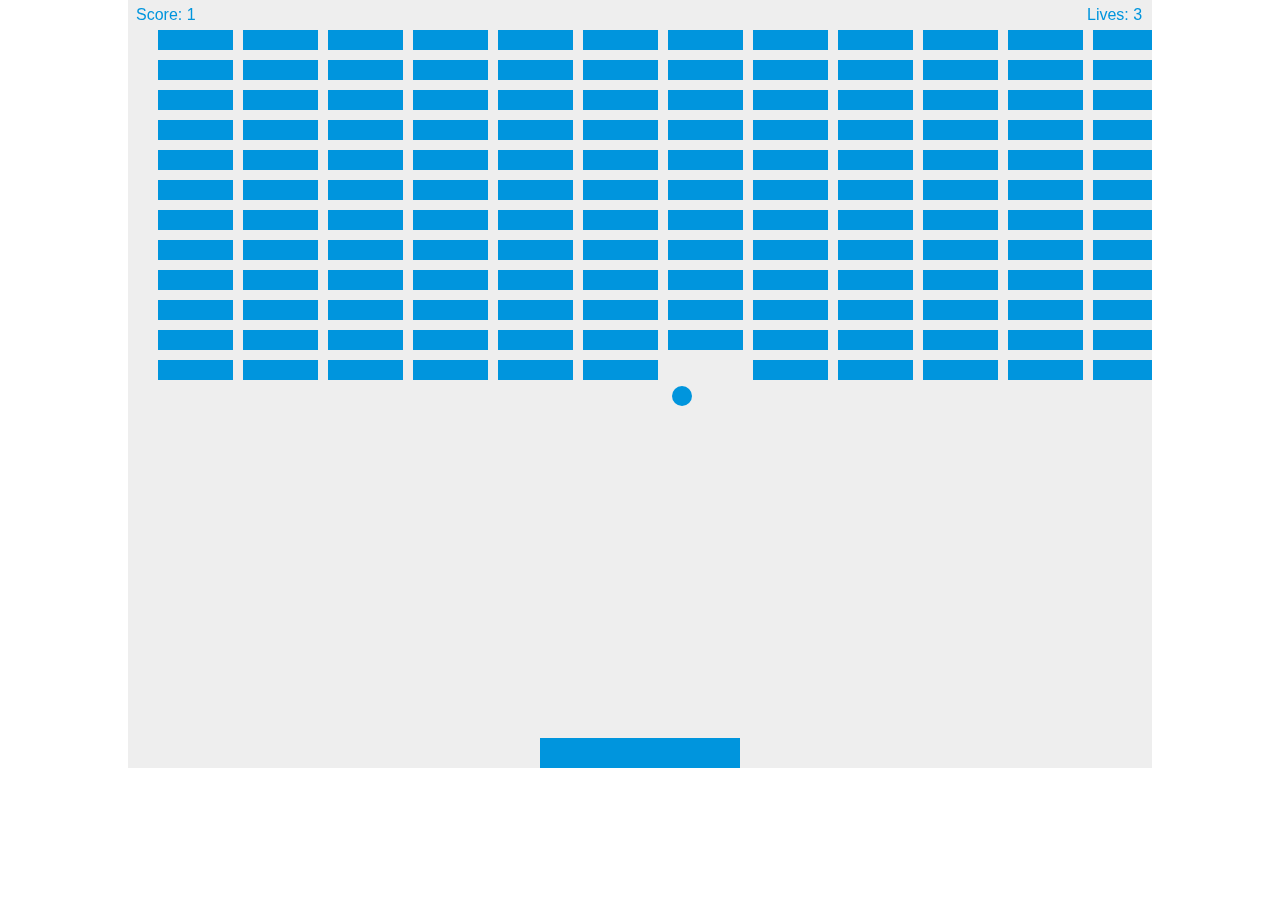
<file: Js.C#/打磚塊.html>
<!DOCTYPE html>
<html>
<head>
    <meta charset="utf-8" />
    <title>打磚磚囉</title>
    <style>
    	* { padding: 0; margin: 0; }
    	canvas { background: #eee; display: block; margin: 0 auto; }
    </style>
</head>
<body>

<canvas id="myCanvas" width="1024" height="768"></canvas>

<script>
var canvas = document.getElementById("myCanvas");
var ctx = canvas.getContext("2d");
var ballRadius = 10;
var x = canvas.width/2;
var y = canvas.height-30;
var dx = 1;
var dy = -9;
var paddleHeight = 30;
var paddleWidth = 200;
var paddleX = (canvas.width-paddleWidth)/2;
var rightPressed = false;
var leftPressed = false;
var brickRowCount = 12;
var brickColumnCount = 12;
var brickWidth = 75;
var brickHeight = 20;
var brickPadding = 10;
var brickOffsetTop = 30;
var brickOffsetLeft = 30;
var score = 0;
var lives = 3;

var bricks = [];
for(var c=0; c<brickColumnCount; c++) {
  bricks[c] = [];
  for(var r=0; r<brickRowCount; r++) {
    bricks[c][r] = { x: 0, y: 0, status: 1 };
  }
}

document.addEventListener("keydown", keyDownHandler, false);
document.addEventListener("keyup", keyUpHandler, false);
document.addEventListener("mousemove", mouseMoveHandler, false);

function keyDownHandler(e) {
    if(e.key == "Right" || e.key == "ArrowRight") {
        rightPressed = true;
    }
    else if(e.key == "Left" || e.key == "ArrowLeft") {
        leftPressed = true;
    }
}

function keyUpHandler(e) {
    if(e.key == "Right" || e.key == "ArrowRight") {
        rightPressed = false;
    }
    else if(e.key == "Left" || e.key == "ArrowLeft") {
        leftPressed = false;
    }
}

function mouseMoveHandler(e) {
  var relativeX = e.clientX - canvas.offsetLeft;
  if(relativeX > 0 && relativeX < canvas.width) {
    paddleX = relativeX - paddleWidth/2;
  }
}
function collisionDetection() {
  for(var c=0; c<brickColumnCount; c++) {
    for(var r=0; r<brickRowCount; r++) {
      var b = bricks[c][r];
      if(b.status == 1) {
        if(x > b.x && x < b.x+brickWidth && y > b.y && y < b.y+brickHeight) {
          dy = -dy;
          b.status = 0;
          score++;
          if(score == brickRowCount*brickColumnCount) {
            alert("YOU WIN, CONGRATS!");
            document.location.reload();
          }
        }
      }
    }
  }
}

function drawBall() {
  ctx.beginPath();
  ctx.arc(x, y, ballRadius, 0, Math.PI*2);
  ctx.fillStyle = "#0095DD";
  ctx.fill();
  ctx.closePath();
}
function drawPaddle() {
  ctx.beginPath();
  ctx.rect(paddleX, canvas.height-paddleHeight, paddleWidth, paddleHeight);
  ctx.fillStyle = "#0095DD";
  ctx.fill();
  ctx.closePath();
}
function drawBricks() {
  for(var c=0; c<brickColumnCount; c++) {
    for(var r=0; r<brickRowCount; r++) {
      if(bricks[c][r].status == 1) {
        var brickX = (r*(brickWidth+brickPadding))+brickOffsetLeft;
        var brickY = (c*(brickHeight+brickPadding))+brickOffsetTop;
        bricks[c][r].x = brickX;
        bricks[c][r].y = brickY;
        ctx.beginPath();
        ctx.rect(brickX, brickY, brickWidth, brickHeight);
        ctx.fillStyle = "#0095DD";
        ctx.fill();
        ctx.closePath();
      }
    }
  }
}
function drawScore() {
  ctx.font = "16px Arial";
  ctx.fillStyle = "#0095DD";
  ctx.fillText("Score: "+score, 8, 20);
}
function drawLives() {
  ctx.font = "16px Arial";
  ctx.fillStyle = "#0095DD";
  ctx.fillText("Lives: "+lives, canvas.width-65, 20);
}

function draw() {
  ctx.clearRect(0, 0, canvas.width, canvas.height);
  drawBricks();
  drawBall();
  drawPaddle();
  drawScore();
  drawLives();
  collisionDetection();

  if(x + dx > canvas.width-ballRadius || x + dx < ballRadius) {
    dx = -dx;
  }
  if(y + dy < ballRadius) {
    dy = -dy;
  }
  else if(y + dy > canvas.height-ballRadius) {
    if(x > paddleX && x < paddleX + paddleWidth) {
      dy = -dy;
    }
    else {
      lives--;
      if(!lives) {
        alert("你輸了遊戲，但還能再來一次!!");
        document.location.reload();
      }
      else {
        x = canvas.width/2;
        y = canvas.height-30;
        dx = 1;
        dy = -9;
        paddleX = (canvas.width-paddleWidth)/2;
      }
    }
  }

  if(rightPressed && paddleX < canvas.width-paddleWidth) {
    paddleX += 7;
  }
  else if(leftPressed && paddleX > 0) {
    paddleX -= 7;
  }

  x += dx;
  y += dy;
  requestAnimationFrame(draw);
}

draw();
</script>

</body>
</html>
</file>
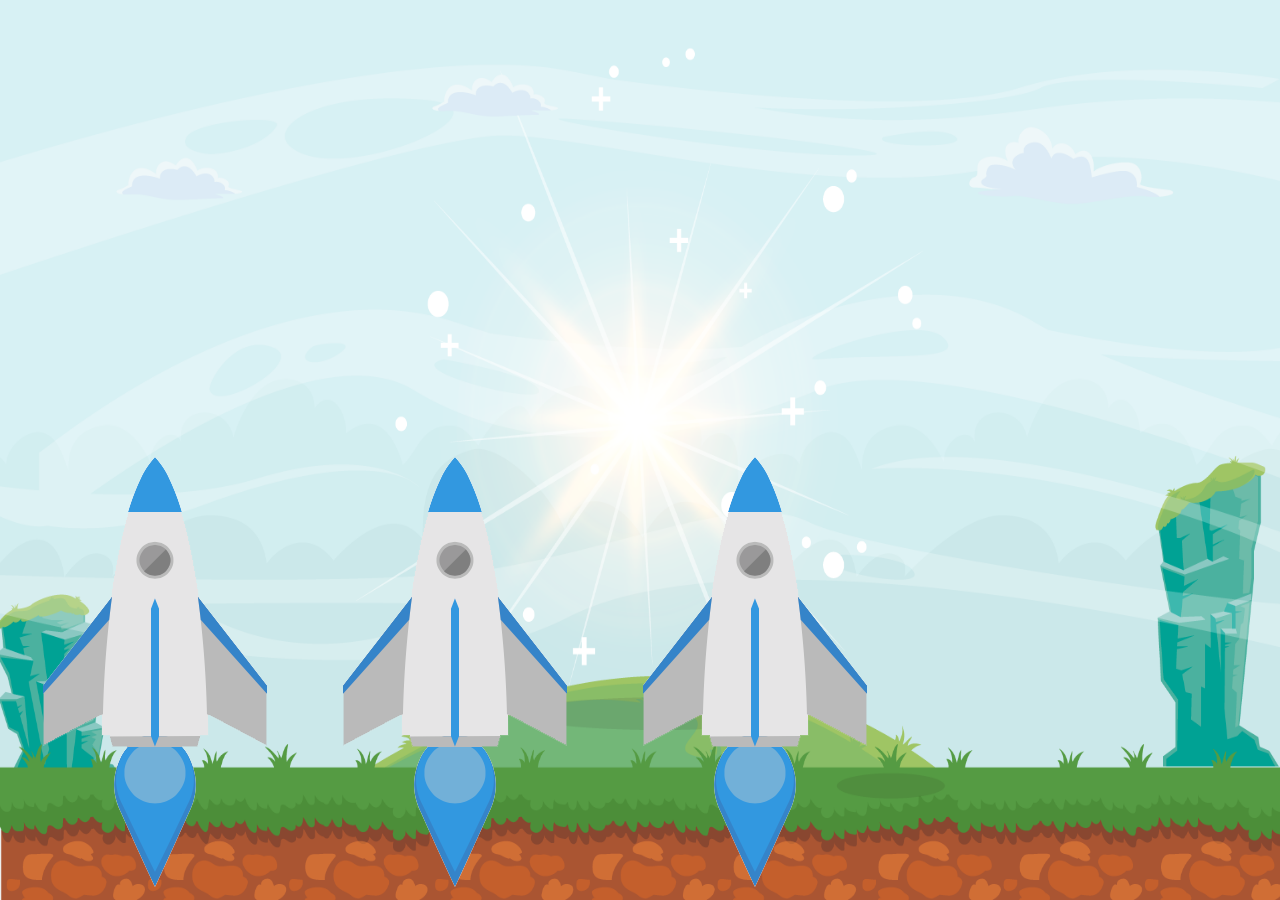
<file: Js.C#/火箭(鍵盤練習).html>
<!DOCTYPE html>
<html lang="en">
<head>
    <meta charset="UTF-8">
    <meta name="viewport" content="width=device-width, initial-scale=1.0">
    <title>Document</title>
    <link rel="stylesheet" href="css/all.css">
    
    
</head>
<body>
    <div class="map"></div>
    <img class="rocket rocket-1" src="img/rocket.png" alt="">
    <img class="rocket rocket-2" src="img/rocket.png" alt="">
    <img class="rocket rocket-3" src="img/rocket.png" alt="">
    
</body>
<script src="js/all.js"></script>
</html>
</file>
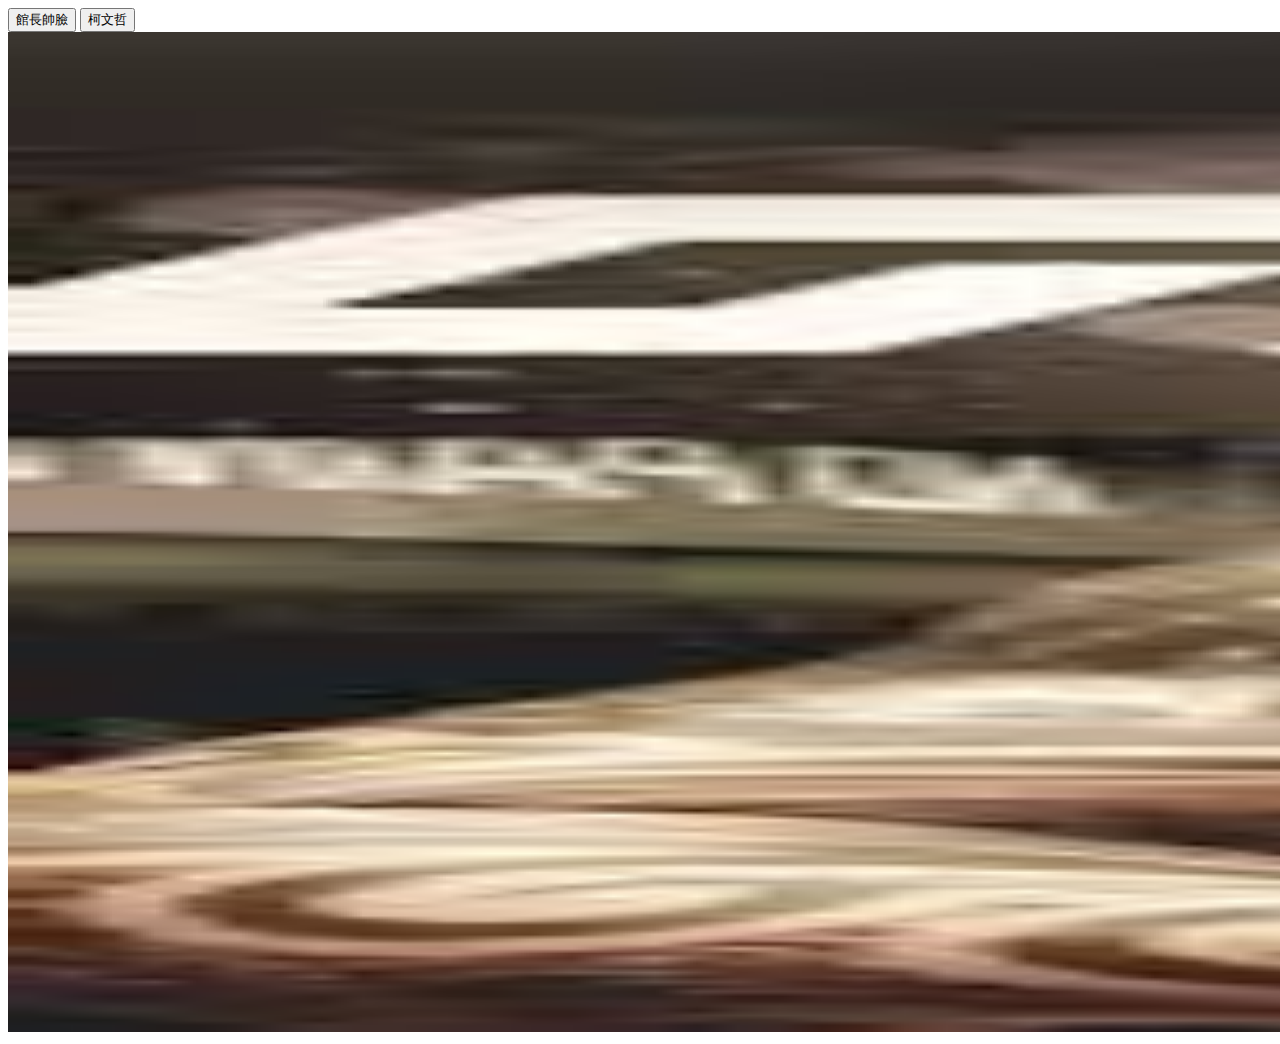
<file: Js.C#/練習.html>
<!DOCTYPE html>
<html lang="en">
<head>
    <meta charset="UTF-8">
    <meta name="viewport" content="width=device-width, initial-scale=1.0">
    <title>練習網站</title>
    <script type="text/javascript">
    function changepic(picurl){
        document.mypic.src=picurl
    
    }
    </script>
</head>
<body>
<form name="myform">
    <input type="button" value="館長帥臉" onclick="changepic('館長圖片.jpg')">
    <input type="button" value="柯文哲" onclick="changepic('柯文哲.jpg')">
</form>
    <img name="mypic"  src="館長圖片.jpg" width="10000" height="1000" >
</body>
</html>
</file>
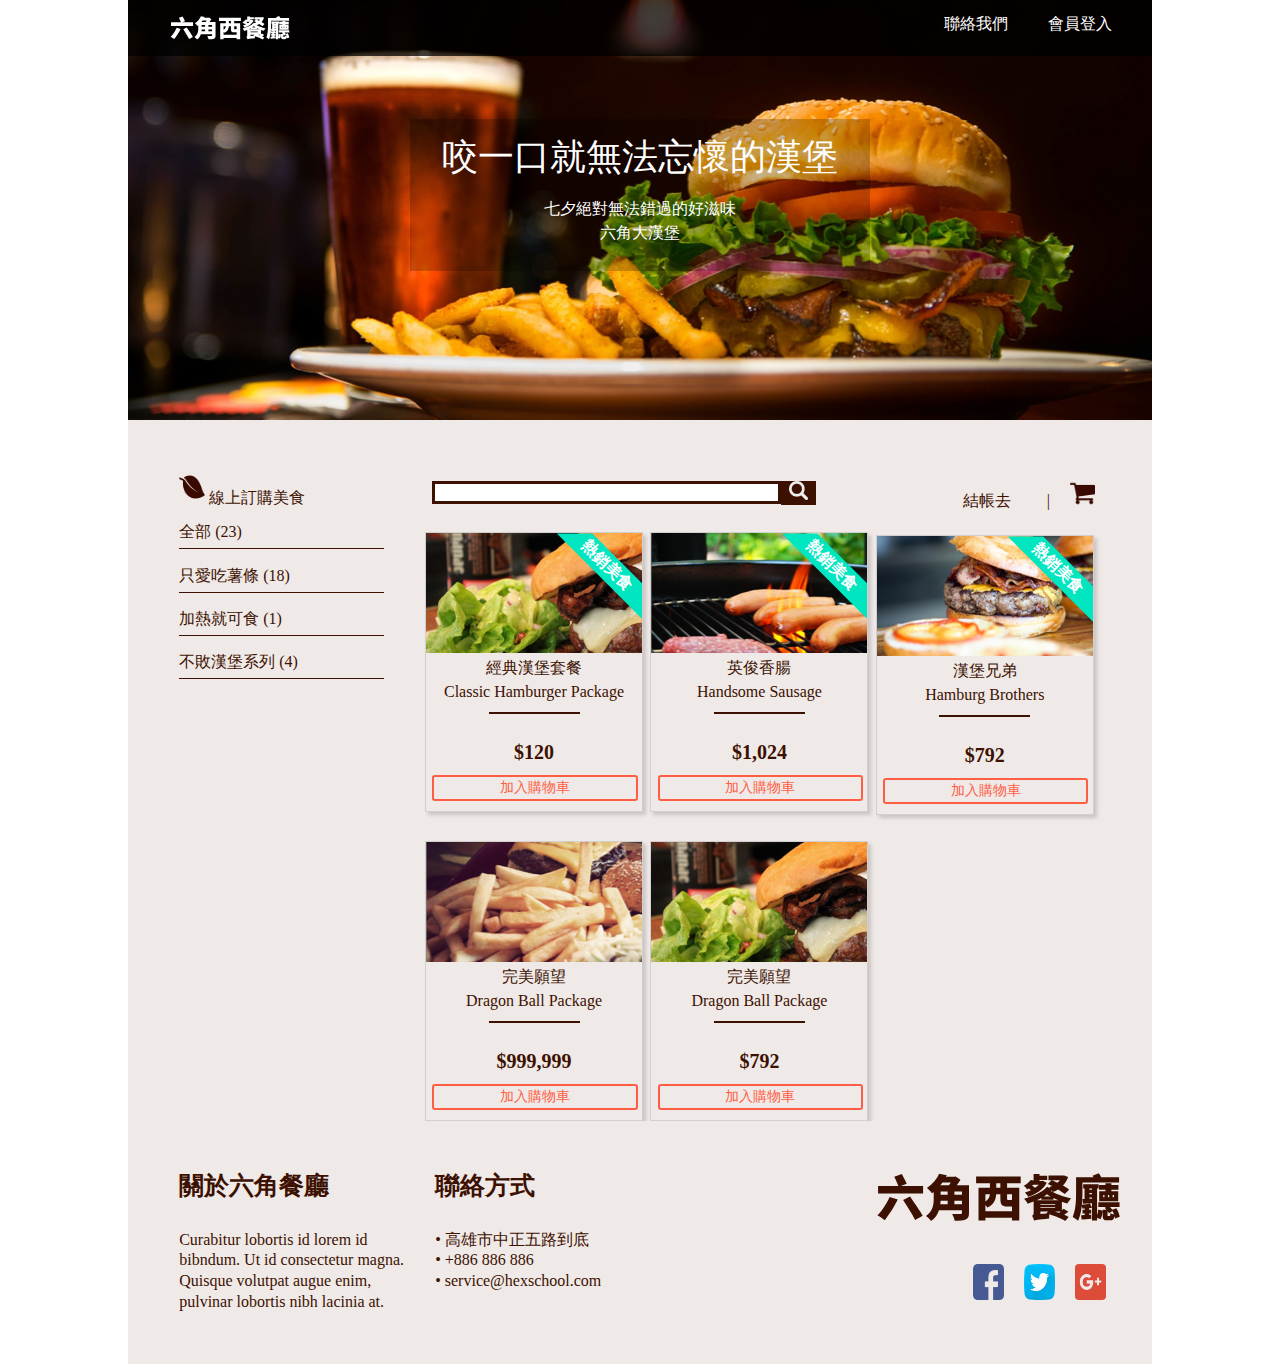
<file: RWD/html/cart.html>
<!DOCTYPE html>
<html lang="en">

<head>
    <meta charset="UTF-8">
    <title>六角餐廳</title>
    <link rel="icon" href="../img/iconfinder.png">
    <link rel="stylesheet" href="../css/RwdProject.css">
    <link rel="stylesheet" href="https://use.fontawesome.com/releases/v5.0.9/css/all.css" integrity="sha384-5SOiIsAziJl6AWe0HWRKTXlfcSHKmYV4RBF18PPJ173Kzn7jzMyFuTtk8JA7QQG1" crossorigin="anonymous">
    <link href="../img/iconfinder.png" rel="apple-touch-icon" sizes="32x32">
    <script src="../js/jquery-3.4.0.min.js"></script>
    <script src="../js/RwdProject.js"></script>
    <meta name="viewport" content="width=device-width,initial-scale=1">
    <meta name="description" content="讓準備去餐廳飲食的人，有幸福的感覺">
    <meta http-equiv="X-UA-Compatible" content="IE-Edge">
</head>

<body>
    <div class="wrap">
        <div class="header">
            <div class="topmenu">
                <a href="#" class="burgermenu">
                    <i class="fas fa-bars"></i>
                </a>
                <div class="logo">
                    <a href="RwdProject.html">
                        <h1>六角西餐廳</h1>
                    </a>
                </div>
                <div class="menu">
                    <ul>
                        <li><a href="#" class="toline">聯絡我們</a></li>
                        <li><a href="Login.html" class="tomap">會員登入</a></li>
                    </ul>
                </div>
            </div>
            <div class="slogan">
                <h2>咬一口就無法忘懷的漢堡</h2>
                <br>
                <p>七夕絕對無法錯過的好滋味
                    <br>
                    <i class="fas fa-utensils"></i>
                    六角大漢堡
                    <i class="fas fa-utensils"></i>
                </p>
            </div>
        </div>
        <div class="content">
            <div class="order">
                <div class="slider">
                    <img src="../img/leaf.png" alt="">
                    <span>線上訂購美食</span>
                    <ul>
                        <li><a href="">全部 (23)</a></li>
                        <li><a href="">只愛吃薯條 (18)</a></li>
                        <li><a href="">加熱就可食 (1)</a></li>
                        <li><a href="">不敗漢堡系列 (4)</a></li>
                    </ul>
                </div>
                <div class="Chart">
                    <div class="product-top">
                        <div class="search">
                            <input type="text">
                            <div class="i-search">
                                <a href="#"><img src="../img/searcher.png" alt=""></a>
                            </div>
                        </div>
                        <div class="pay">
                            <span>結帳去</span>
                            <span>|</span>
                            <a href="#"><img src="../img/shopping-cart-black-shape.png" alt=""></a>
                        </div>
                    </div>
                    <div class="diet-menu">
                        <div class="product">
                            <div class="love">
                                <a href="#" class="addlove">
                                    <i class="far fa-heart"></i>
                                </a>
                            </div>
                            <div class="Specialprice">
                                <span>熱銷美食</span>
                            </div>
                            <img src="../img/product_1.png" alt="">
                            <div class="product-txt"><span>經典漢堡套餐</span>
                                <span>Classic Hamburger Package</span>
                                <hr>
                                <div class="price">
                                    $120
                                </div>
                                <div class="shop">
                                    <i class="fas fa-shopping-cart" aria-hidden="true"></i>
                                    加入購物車
                                </div>
                            </div>
                        </div>
                        <div class="product">
                            <div class="love">
                                <a href="#" class="addlove">
                                    <i class="far fa-heart"></i>
                                </a>
                            </div>
                            <div class="Specialprice">
                                <span>熱銷美食</span>
                            </div>
                            <img src="../img/product_2.png" alt="">
                            <div class="product-txt">
                                <span>英俊香腸</span>
                                <span>Handsome Sausage</span>
                                <hr>
                                <div class="price">
                                    $1,024
                                </div>
                                <div class="shop">
                                    <i class="fas fa-shopping-cart" aria-hidden="true"></i>
                                    加入購物車
                                </div>
                            </div>
                        </div>
                        <div class="product">
                            <div class="love">
                                <a href="#" class="addlove">
                                    <i class="far fa-heart"></i>
                                </a>
                            </div>
                            <div class="Specialprice">
                                <span>熱銷美食</span>
                            </div>
                            <img src="../img/product_3.png" alt="">
                            <div class="product-txt">
                                <span>漢堡兄弟</span>
                                <span>Hamburg Brothers</span>
                                <hr>
                                <div class="price">
                                    $792
                                </div>
                                <div class="shop">
                                    <i class="fas fa-shopping-cart" aria-hidden="true"></i>
                                    加入購物車
                                </div>
                            </div>
                        </div>
                        <div class="product">
                            <div class="love">
                                <a href="#" class="addlove">
                                    <i class="far fa-heart"></i>
                                </a>
                            </div>
                            <img src="../img/product_4.png" alt="">
                            <div class="product-txt">
                                <span>完美願望</span>
                                <span>Dragon Ball Package</span>
                                <hr>
                                <div class="price">
                                    $999,999
                                </div>
                                <div class="shop">
                                    <i class="fas fa-shopping-cart" aria-hidden="true"></i>
                                    加入購物車
                                </div>
                            </div>
                        </div>
                        <div class="product">
                            <div class="love">
                                <a href="#" class="addlove">
                                    <i class="far fa-heart"></i>
                                </a>
                            </div>
                            <img src="../img/product_1.png" alt="">
                            <div class="product-txt">
                                <span>完美願望</span>
                                <span>Dragon Ball Package</span>
                                <hr>
                                <div class="price">
                                    $792
                                </div>
                                <div class="shop">
                                    <i class="fas fa-shopping-cart" aria-hidden="true"></i>
                                    加入購物車
                                </div>
                            </div>
                        </div>
                    </div>
                </div>
            </div>
        </div>
        <div class="footer">
            <div class="about"><span>關於六角餐廳</span>
                <p>Curabitur lobortis id lorem id bibndum. Ut id consectetur magna. Quisque volutpat augue enim, pulvinar lobortis nibh lacinia at. </p>
            </div>
            <div class="about2"><span>聯絡方式</span>
                <ul>
                    <li>• 高雄市中正五路到底</li>
                    <li>• +886 886 886</li>
                    <li>• service@hexschool.com</li>
                </ul>
            </div>
            <div class="logo2">
                <img src="../img/logo_l(null).svg" alt="">
                <div class="logo3">
                    <a href=""><img class="fb" src="../img/facebook.png" alt=""></a>
                    <a href=""><img class="tr" src="../img/twitter.png" alt=""></a>
                    <a href=""><img class="g+" src="../img/google-plus.png" alt=""></a>
                </div>
            </div>
        </div>
    </div>

    <body>
    </body>

</html>
</file>
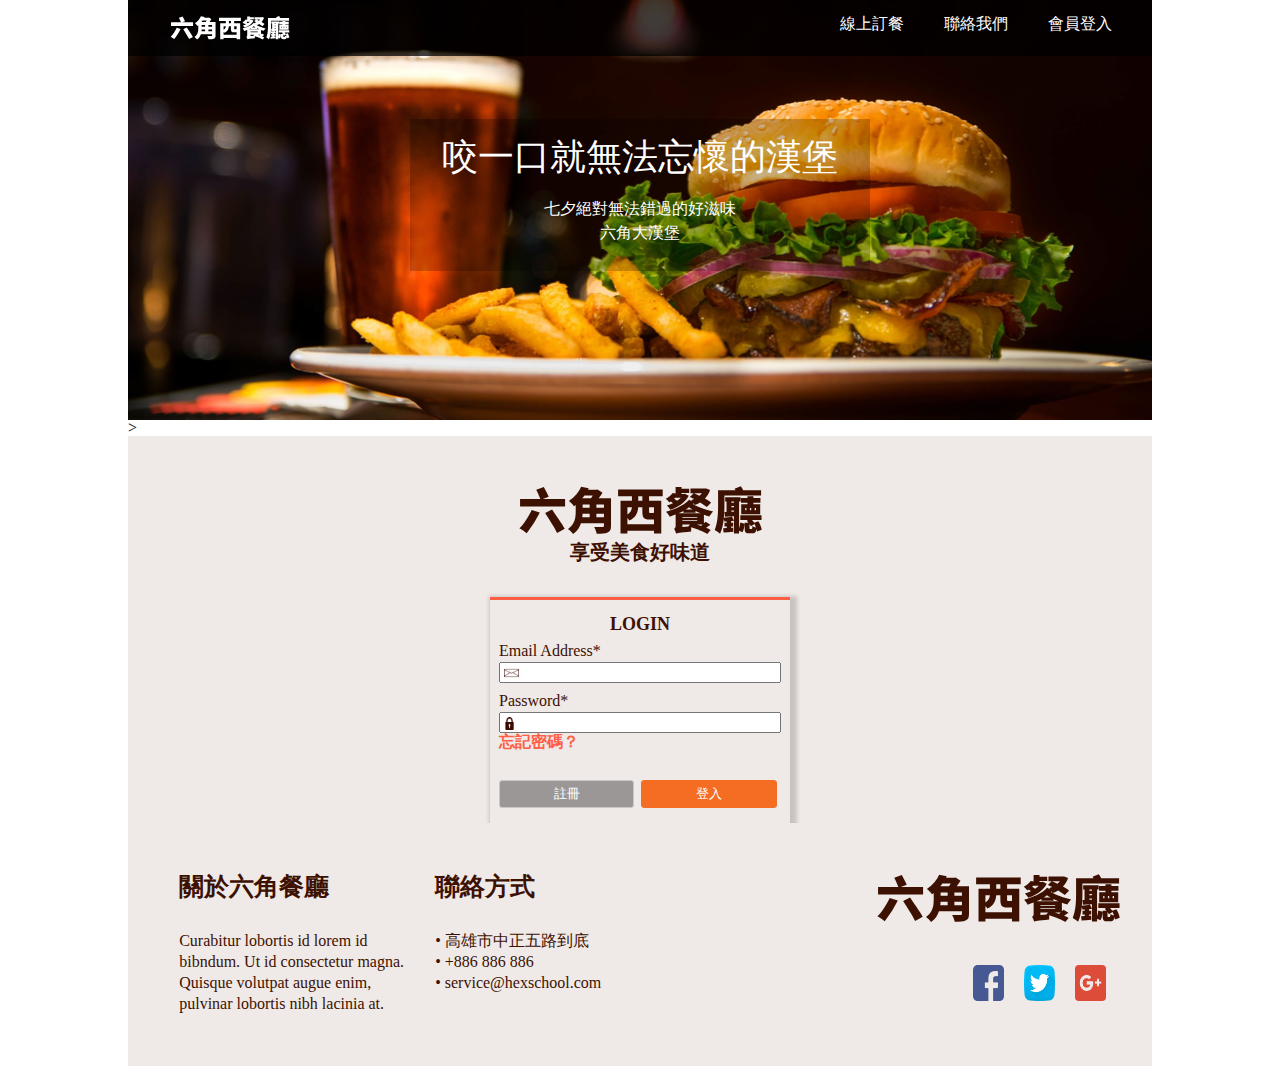
<file: RWD/html/Login.html>
<!DOCTYPE html>
<html lang="en">

<head>
    <meta charset="UTF-8">
    <title>六角餐廳</title>
    <link rel="icon" href="../img/iconfinder.png">
    <link rel="stylesheet" href="../css/RwdProject.css">
   	<link rel="stylesheet" href="https://use.fontawesome.com/releases/v5.0.9/css/all.css" integrity="sha384-5SOiIsAziJl6AWe0HWRKTXlfcSHKmYV4RBF18PPJ173Kzn7jzMyFuTtk8JA7QQG1" crossorigin="anonymous">
   	<link href="../img/iconfinder.png" rel="apple-touch-icon" sizes="32x32" />
    <script src="../js/jquery-3.4.0.min.js"></script>
    <script src="../js/RwdProject.js"></script>
    <meta name="viewport" content="width=device-width,initial-scale=1">
    <meta name="description" content="讓準備去餐廳飲食的人，有幸福的感覺">
   	<meta http-equiv="X-UA-Compatible" content="IE-Edge">   
</head>

<body>
    <div class="wrap">
        <div class="header">
            <div class="topmenu">
                <a href="#" class="burgermenu">
                    <i class="fas fa-bars"></i>
                </a>
                <div class="logo">
                    <a href="RwdProject.html">
                        <h1>六角西餐廳</h1>
                    </a>
                </div>
                <div class="menu">
                    <ul>
                        <li><a href="cart.html">線上訂餐</a></li>
                        <li><a href="#" class="toline">聯絡我們</a></li>
                        <li><a href="Login.html" class="tomap">會員登入</a></li>
                    </ul>
                </div>
            </div>
            <div class="slogan">
                <h2>咬一口就無法忘懷的漢堡</h2>
                <br>
                <p>七夕絕對無法錯過的好滋味
                    <br>
                    <i class="fas fa-utensils"></i>
                    六角大漢堡
                    <i class="fas fa-utensils"></i>
                </p>
            </div>
        </div>>
        <div class="Login">
            <h1><img src="../img/logo_l(null).svg" alt=""></h1>
            <h2>享受美食好味道</h2>
            <div class="Login-box">
                <div>
                    <p>LOGIN</p>
                    <div class="Login-box-padding">
                        <span>Email Address*</span>
                        <div class="email"><img src="../img/message.png" alt="">
                            <input type="textbox">
                        </div>
                        <span>Password*</span>
                        <div class="pwd">
                            <img src="../img/lock.png" alt="">
                            <input type="text">
                        </div>
                        <a href="#">忘記密碼？</a>
                        <div class="regist">
                            <button class="button">註冊</button>
                            <button class="button-sumbit">登入</button>
                        </div>
                    </div>
                </div>
            </div>
        </div>
        <div class="footer">
            <div class="about"><span>關於六角餐廳</span>
                <p>Curabitur lobortis id lorem id bibndum. Ut id consectetur magna. Quisque volutpat augue enim, pulvinar lobortis nibh lacinia at. </p>
            </div>
            <div class="about2"><span>聯絡方式</span>
                <ul>
                    <li>• 高雄市中正五路到底</li>
                    <li>• +886 886 886</li>
                    <li>• service@hexschool.com</li>
                </ul>
            </div>
            <div class="logo2">
                <img src="../img/logo_l(null).svg" alt="">
                <div class="logo3">
                    <a href=""><img class="fb" src="../img/facebook.png" alt=""></a>
                    <a href=""><img class="tr" src="../img/twitter.png" alt=""></a>
                    <a href=""><img class="g+" src="../img/google-plus.png" alt=""></a>
                </div>
            </div>
        </div>
    </div>
</body>

</html>
</file>
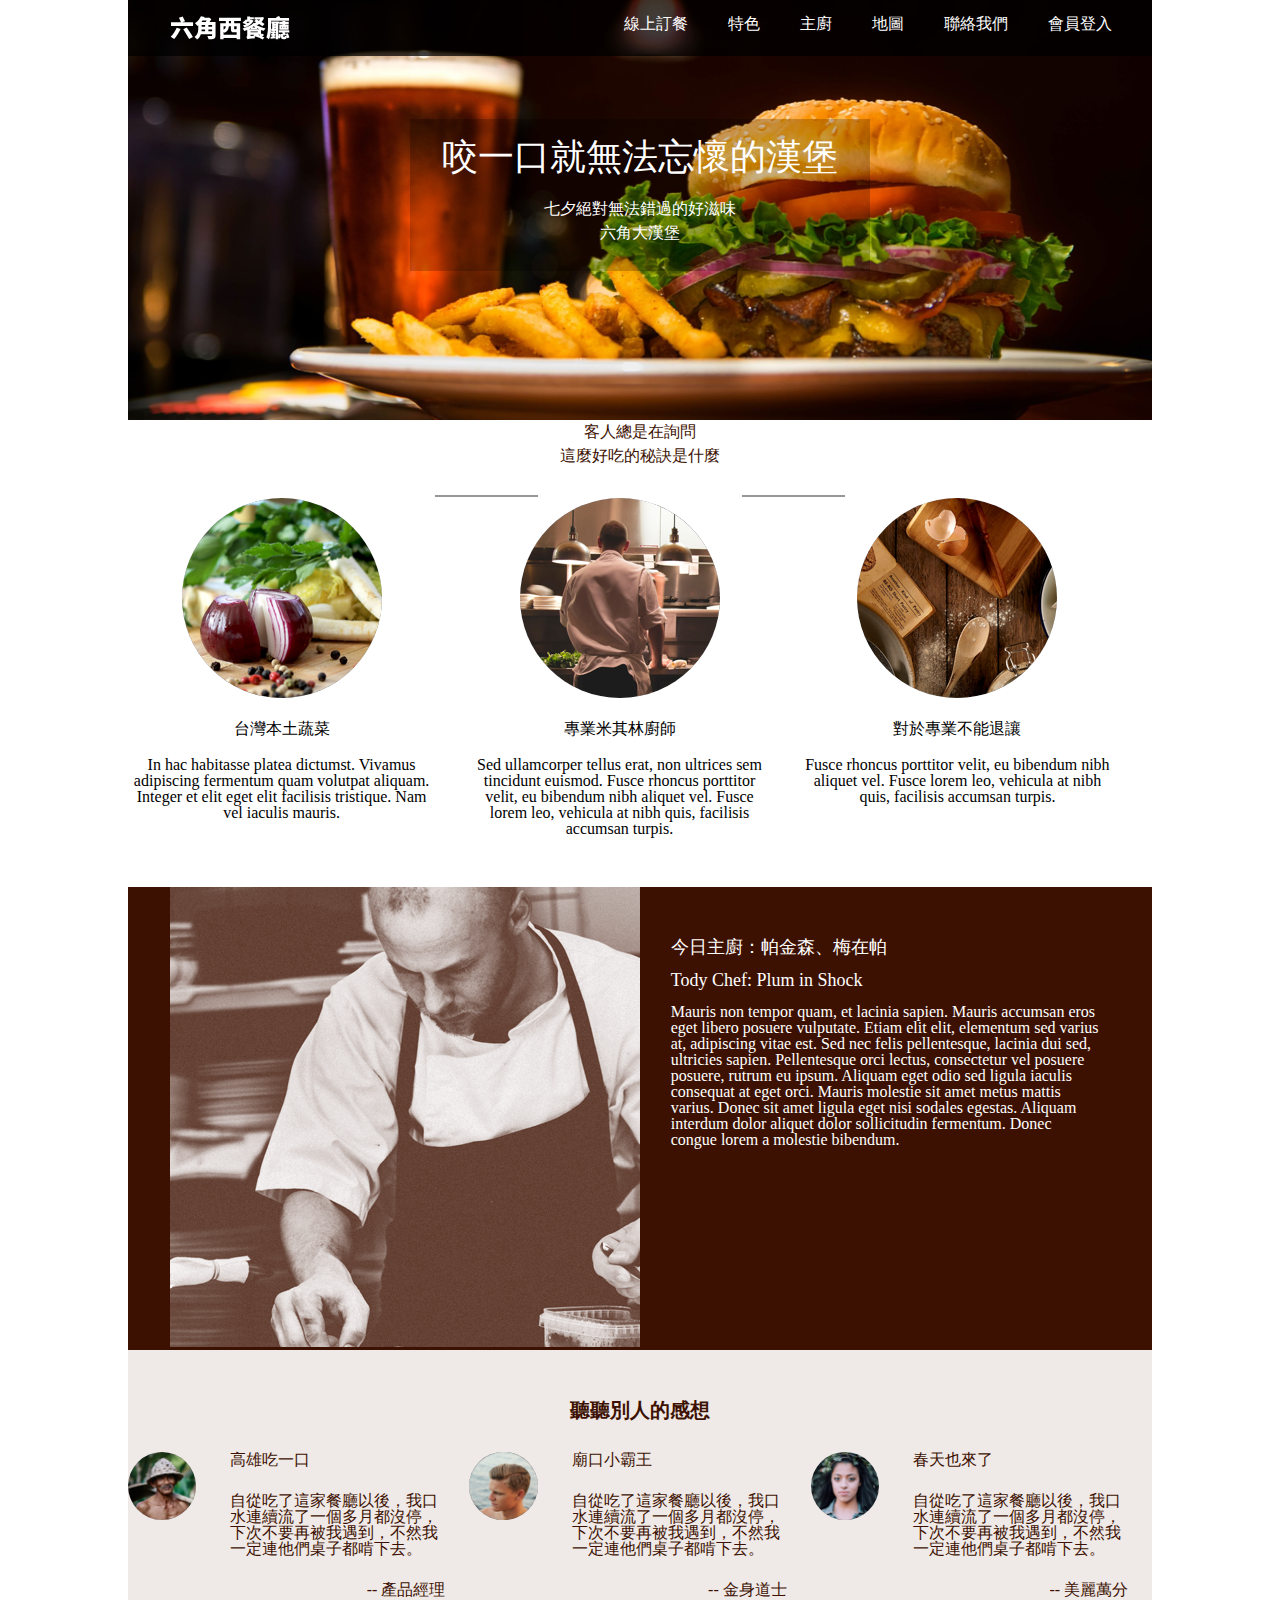
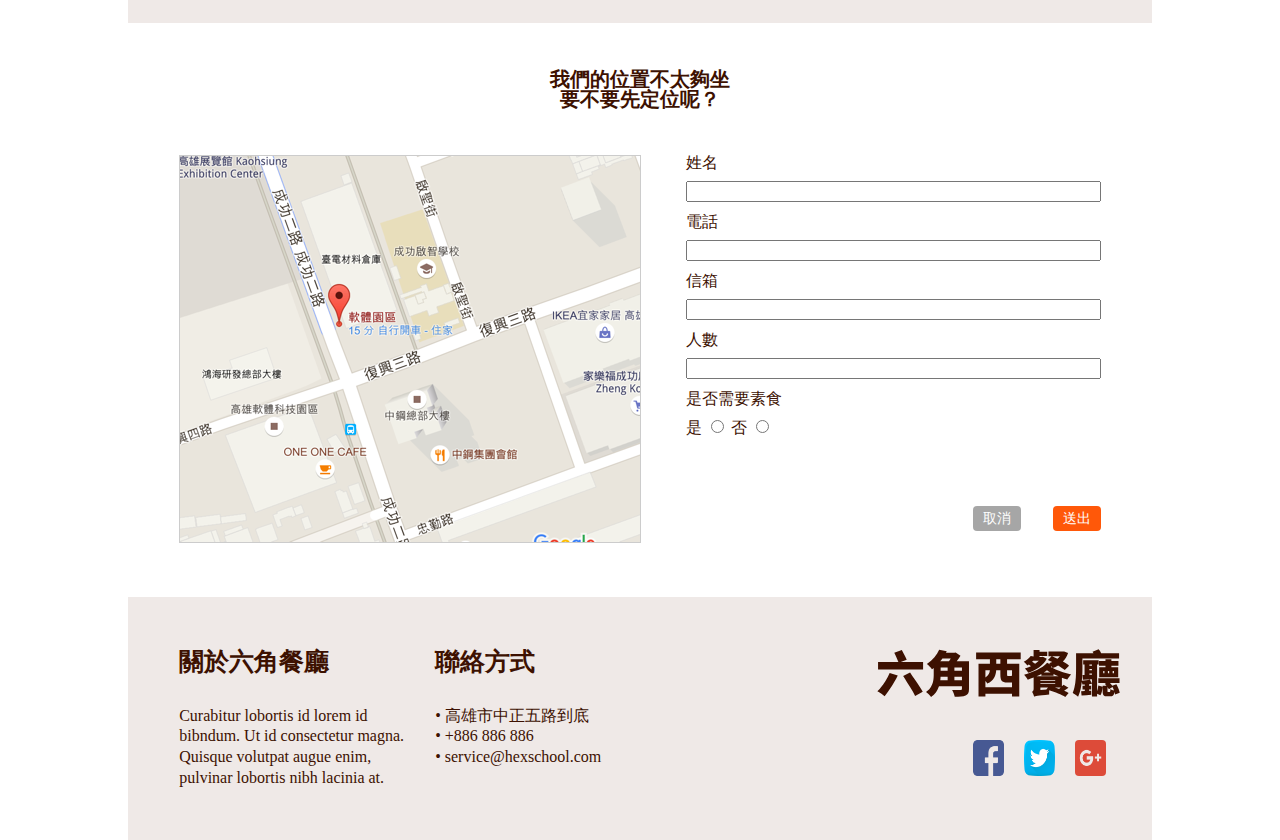
<file: RWD/html/RwdProject.html>
<!DOCTYPE html>
<html lang="en">

<head>
    <meta charset="UTF-8">
    <title>六角餐廳</title>
    <link rel="icon" href="../img/iconfinder.png">
    <link rel="stylesheet" href="../css/RwdProject.css">
    <script src="../js/jquery-3.4.0.min.js"></script>
    <link rel="stylesheet" href="https://use.fontawesome.com/releases/v5.0.9/css/all.css" integrity="sha384-5SOiIsAziJl6AWe0HWRKTXlfcSHKmYV4RBF18PPJ173Kzn7jzMyFuTtk8JA7QQG1" crossorigin="anonymous"></link>
    <link href="../img/iconfinder.png" rel="apple-touch-icon" sizes="32x32" />
    <script src="../js/RwdProject.js"></script>
    <meta name="viewport" content="width=device-width,initial-scale=1">
    <meta name="description" content="讓準備去餐廳飲食的人，有幸福的感覺">
    <meta http-equiv="X-UA-Compatible" content="IE-Edge">
</head>

<body>
    <div class="wrap">
        <div class="header">
            <div class="topmenu">
                <a href="#" class="burgermenu">
                    <i class="fas fa-bars"></i>
                </a>
                <div class="logo">
                    <a href="#">
                        <h1>六角西餐廳</h1>
                    </a>
                </div>
                <div class="menu">
                    <ul>
                        <li><a href="cart.html"></i>線上訂餐</a></li>
                        <li><a href="#" class="tofeature">特色</a></li>
                        <li><a href="#" class="tochef">主廚</a></li>
                        <li><a href="#" class="tomap">地圖</a></li>
                        <li><a href="#" class="toline">聯絡我們</a></li>
                        <li><a href="Login.html" class="tomap">會員登入</a></li>
                    </ul>
                </div>
            </div>
            <div class="slogan">
                <h2>咬一口就無法忘懷的漢堡</h2>
                <br>
                <p>七夕絕對無法錯過的好滋味
                    <br>
                    <i class="fas fa-utensils"></i>
                    六角大漢堡
                    <i class="fas fa-utensils"></i>
                </p>
            </div>
        </div>
        <div class="content">
            <div class="feature">
                <div class="question">
                    <div class="line1"></div>
                    <h2>客人總是在詢問<br>這麼好吃的秘訣是什麼</h2>
                    <div class="line2"></div>
                </div>
                <ul>
                    <li cla>
                        <img src="../img/feature_1.png" alt="">
                        <span>台灣本土蔬菜</span>
                        <p>In hac habitasse platea dictumst. Vivamus adipiscing fermentum quam volutpat aliquam. Integer et elit eget elit facilisis tristique. Nam vel iaculis mauris.</p>
                    </li>
                    <li>
                        <img src="../img/feature_2.png" alt="">
                        <span>專業米其林廚師</span>
                        <p>Sed ullamcorper tellus erat, non ultrices sem tincidunt euismod. Fusce rhoncus porttitor velit, eu bibendum nibh aliquet vel. Fusce lorem leo, vehicula at nibh quis, facilisis accumsan turpis.</p>
                    </li>
                    <li>
                        <img src="../img/feature_3.png" alt="">
                        <span>對於專業不能退讓</span>
                        <p>Fusce rhoncus porttitor velit, eu bibendum nibh aliquet vel. Fusce lorem leo, vehicula at nibh quis, facilisis accumsan turpis.</p>
                    </li>
                </ul>
            </div>
            <div class="chef">
                <div class="chef-img">
                    <img src="../img/main_chef_brown.png" alt="">
                </div>
                <div class="chef-today">
                    <span>今日主廚：帕金森、梅在帕</span>
                    <span>Tody Chef: Plum in Shock</span>
                    <p>Mauris non tempor quam, et lacinia sapien. Mauris accumsan eros eget libero posuere vulputate. Etiam elit elit, elementum sed varius at, adipiscing vitae est. Sed nec felis pellentesque, lacinia dui sed, ultricies sapien. Pellentesque orci lectus, consectetur vel posuere posuere, rutrum eu ipsum. Aliquam eget odio sed ligula iaculis consequat at eget orci. Mauris molestie sit amet metus mattis varius. Donec sit amet ligula eget nisi sodales egestas. Aliquam interdum dolor aliquet dolor sollicitudin fermentum. Donec congue lorem a molestie bibendum.</p>
                </div>
            </div>
            <div class="feedback">
                <h2>聽聽別人的感想</h2>
                <ul>
                    <li><img src="../img/avatar_1.png" alt="">
                        <div class="impression"><span>高雄吃一口</span>
                            <span>自從吃了這家餐廳以後，我口水連續流了一個多月都沒停，下次不要再被我遇到，不然我一定連他們桌子都啃下去。</span>
                            <span id="last"> -- 產品經理</span></div>
                    </li>
                    <li><img src="../img/avatar_2.png" alt="">
                        <div class="impression"><span>廟口小霸王</span><span>自從吃了這家餐廳以後，我口水連續流了一個多月都沒停，下次不要再被我遇到，不然我一定連他們桌子都啃下去。</span><span id="last"> -- 金身道士</span></div>
                    </li>
                    <li><img src="../img/avatar_3.png" alt="">
                        <div class="impression"><span>春天也來了</span><span>自從吃了這家餐廳以後，我口水連續流了一個多月都沒停，下次不要再被我遇到，不然我一定連他們桌子都啃下去。</span><span id="last"> -- 美麗萬分</span></div>
                    </li>
                </ul>
            </div>
            <div class="map">
                <div class="map-title">
                    <span>我們的位置不太夠坐</span>
                    <span>要不要先定位呢？</span>
                </div>
                <div class="minimap">
                    <img src="../img/Map.png" alt="">
                </div>
                <form action="">
                    <span>姓名</span>
                    <input type="text">
                    <span>電話</span>
                    <input type="text">
                    <span>信箱</span>
                    <input type="text">
                    <span>人數</span>
                    <input type="text">
                    <span>是否需要素食</span>
                    <span>是
                        <input type="radio" name="table" value="need">
                        否
                        <input type="radio" name="table" value="notneed">
                    </span>
                    <div class="sentform">
                        <a href="#" class="cancel">取消</a>
                        <a href="#" class="sent">送出</a>
                    </div>
                </form>
            </div>
        </div>
        <div class="footer">
            <div class="about"><span>關於六角餐廳</span>
                <p>Curabitur lobortis id lorem id bibndum. Ut id consectetur magna. Quisque volutpat augue enim, pulvinar lobortis nibh lacinia at. </p>
            </div>
            <div class="about2"><span>聯絡方式</span>
                <ul>
                    <li>• 高雄市中正五路到底</li>
                    <li>• +886 886 886</li>
                    <li>• service@hexschool.com</li>
                </ul>
            </div>
            <div class="logo2">
                <img src="../img/logo_l(null).svg" alt="">
                <div class="logo3">
                    <a href=""><img class="fb" src="../img/facebook.png" alt=""></a>
                    <a href=""><img class="tr" src="../img/twitter.png" alt=""></a>
                    <a href=""><img class="g+" src="../img/google-plus.png" alt=""></a>
                </div>
            </div>
        </div>
    </div>
</body>

</html>
</file>
<file: Js.C#/css/all.css>
/* http://meyerweb.com/eric/tools/css/reset/ 
   v2.0 | 20110126
   License: none (public domain)
*/

html, body, div, span, applet, object, iframe,
h1, h2, h3, h4, h5, h6, p, blockquote, pre,
a, abbr, acronym, address, big, cite, code,
del, dfn, em, img, ins, kbd, q, s, samp,
small, strike, strong, sub, sup, tt, var,
b, u, i, center,
dl, dt, dd, ol, ul, li,
fieldset, form, label, legend,
table, caption, tbody, tfoot, thead, tr, th, td,
article, aside, canvas, details, embed, 
figure, figcaption, footer, header, hgroup, 
menu, nav, output, ruby, section, summary,
time, mark, audio, video {
	margin: 0;
	padding: 0;
	border: 0;
	font-size: 100%;
	font: inherit;
	vertical-align: baseline;
}
/* HTML5 display-role reset for older browsers */
article, aside, details, figcaption, figure, 
footer, header, hgroup, menu, nav, section {
	display: block;
}
body {
	line-height: 1;
}
ol, ul {
	list-style: none;
}
blockquote, q {
	quotes: none;
}
blockquote:before, blockquote:after,
q:before, q:after {
	content: '';
	content: none;
}
table {
	border-collapse: collapse;
	border-spacing: 0;
}

html{
    height: 100%;
    
}
body{
    background-image: url('../img/map.png');
    background-repeat: no-repeat;
    background-size: 100% 100%;
    background-position: bottom ;
}
.rocket{
    position: absolute;
    bottom: 0;
    transition: all 1s cubic-bezier(1, 0.08, 0, 1.19);
    /*ease、linear、ease-in、ease-out、ease-in-out*/
}
.rocket-1{
    left: 30px;
    right: 10px;
}
.rocket-2{
    left: 330px;
    right: 10px;
}
.rocket-3{
    left: 630px;
    right: 10px;
}
</file>
<file: RWD/css/RwdProject.css>
/* http://meyerweb.com/eric/tools/css/reset/ 
   v2.0 | 20110126
   License: none (public domain)
*/

html,
body,
div,
span,
applet,
object,
iframe,
h1,
h2,
h3,
h4,
h5,
h6,
p,
blockquote,
pre,
a,
abbr,
acronym,
address,
big,
cite,
code,
del,
dfn,
em,
img,
ins,
kbd,
q,
s,
samp,
small,
strike,
strong,
sub,
sup,
tt,
var,
b,
u,
i,
center,
dl,
dt,
dd,
ol,
ul,
li,
fieldset,
form,
label,
legend,
table,
caption,
tbody,
tfoot,
thead,
tr,
th,
td,
article,
aside,
canvas,
details,
embed,
figure,
figcaption,
footer,
header,
hgroup,
menu,
nav,
output,
ruby,
section,
summary,
time,
mark,
audio,
video {
    margin: 0;
    padding: 0;
    border: 0;
    font-size: 100%;
    font: inherit;
    vertical-align: baseline;
}

/* HTML5 display-role reset for older browsers */
article,
aside,
details,
figcaption,
figure,
footer,
header,
hgroup,
menu,
nav,
section {
    display: block;
}

body {
    line-height: 1;
}

ol,
ul {
    list-style: none;
}

blockquote,
q {
    quotes: none;
}

blockquote:before,
blockquote:after,
q:before,
q:after {
    content: '';
    content: none;
}

table {
    border-collapse: collapse;
    border-spacing: 0;
}

html {}

*,
*:before,
*:after {
    box-sizing: border-box;
}

a {
    text-decoration: none;
}

/*cssreset*/

.wrap {
    max-width: 1024px;
    margin: 0 auto;
}

.header {
    max-width: 100%;
    height: 420px;
    background-image: url(../img/header_desktop.png);
    position: relative;
    background-repeat: no-repeat;
    font-weight: normal;
    overflow: hidden;
    position: relative;
    background-size: 100% 100%;
}

.topmenu {
    height: 56px;
    background: rgba(0, 0, 0, 0.75);
}

.burgermenu {
    display: none;
    transition: all 0.3s;
}

@media (max-width: 767px) {
    .burgermenu {
        display: block;
        float: right;
        color: white;
        font-size: 56px;
        transition: all 0.3s;
    }


}



.topmenu::after {
    content: "";
    clear: both;
}

.logo {
    min-width: 120px;
    height: 24px;
    text-indent: 101%;
    white-space: nowrap;
    overflow: hidden;
    margin: 16px 0px 16px 42px;
    float: left;
    background-image: url('../img/logo_w(null).svg');
    background-repeat: no-repeat;
    display: block;
}

.logo::after {
    content: "";
    clear: both;
}

.menu {
    float: right;
}

.menu li a {
    padding-top: 1em;
    margin-right: 1em;
    margin-bottom: 1em;
    padding-right: 1.5em;
    display: block;
    color: white;
}

.menu li {
    float: left;

}


.menu li a:hover {
    color: orange;

}



@media (max-width: 767px) {

    .menu {
        position: absolute;
        top: 55px;
        width: 100%;
        max-height: 0px;
        overflow: hidden;
        transition: max-height 1s;
    }

    .menu-show .menu {
        max-height: 300px;
    }

    .menu li {
        line-height: 30px;
        z-index: 100;
        width: 100%;
        background-color: rgba(0, 0, 0, .9);
        border-top: 1px solid #222;
    }

    .menu li a {

        text-align: center;
        transition: all 0.3s;
    }
}

.slogan {
    width: 460px;
    height: 152px;
    margin: 63px auto;
    background-color: rgba(0, 0, 0, 0.21);
    color: white;
    text-align: center;
    display: block;
    padding-top: 20px;
}

.slogan h2 {
    font-family: MicrosoftJhengHeiRegular;
    font-size: 36px;
    color: #FFFFFF;
    padding-bottom: 6px;
}

.slogan p {

    font-family: MicrosoftJhengHeiRegular;
    font-size: 16px;
    color: #FFFFFF;
    line-height: 1.5em;
}


@media (max-width: 767px) {
    .slogan {
        margin: 63px auto;
        width: 98%;
        height: auto;

    }
}


.question h2 {
    text-align: center;


    line-height: 1.5em;
    color: #3D1101;
}

.line1 {
    position: absolute;
    border: 1px solid #979797;
    width: 10%;
    top: 75px;
    left: 30%;
}

.line2 {
    position: absolute;
    border: 1px solid #979797;
    width: 10%;
    top: 75px;
    right: 30%;
}

.question {
    position: relative;
    width: 100%;
    margin-bottom: 30px;
}

@media (max-width: 767px) {
    .question h2 {
        line-height: 2em;
    }

    .line1,
    .line2 {
        display: none;
    }
}

.feature li {
    float: left;
    width: 30%;
    margin-right: 3%;
    text-align: center;
    margin-bottom: 50px;
}

.feature img {
    border-radius: 100px;
    margin-bottom: 20px;
}

.feature li span {
    float: left;
    width: 100%;
    margin-bottom: 20px;
}

@media (max-width: 767px) {
    .feature li {
        width: 98%;
    }
}

.chef {
    width: 100%;
    height: auto;
    background-color: #3D1101;
    overflow-y: hidden;
}

.chef-img {
    width: 40%;
    float: left;
    margin-left: 42px;
}

.chef-today {
    width: 52%;
    float: right;
    padding: 5% 5% 0 5%;
}

.chef-today span {
    margin-bottom: 15px;
    float: left;
    color: white;
    width: 100%;
    font-size: 18px;
}

.chef-today p {
    color: white;
}

@media (max-width: 767px) {
    .chef {
        width: 98%;
        overflow-x: hidden;
    }

    .chef-img {
        margin-left: 2px;
    }

    .chef-today {
        width: 100%;
        padding-bottom: 2%;
    }
}

.feedback {
    overflow: auto;
    background-color: #EFE9E7;
}

.feedback h2 {

    text-align: center;
    font-size: 20px;
    color: #3D1101;
    padding-top: 50px;
    padding-bottom: 32px;
    font-weight: bold;
}

.feedback ul li {

    float: left;
    width: 33.33333%;
}

.feedback ul li img {
    width: 20%;
    border-radius: 100px;
}

@media (max-width: 767px) {
    .feedback ul li {
        width: 100%;
    }
}

.impression {
    width: 70%;
    float: right;
    padding-right: 7%;

}

.impression span {
    width: 100%;
    float: left;
    color: #3D1101;
    margin-bottom: 25px;
}

.impression span#last {
    text-align: right;
}

.map {
    overflow: auto;
    padding: 0 5% 5% 5%;
}

.map-title {
    margin-top: 5%;
    margin-bottom: 5%;
    font-size: 24px;
    overflow: auto;
    overflow-y: hidden;
}

.map-title span {
    color: #3D1101;
    text-align: center;
    width: 100%;
    float: left;
    font-size: 20px;
    font-weight: bold;
}

.minimap {
    float: left;
    width: 50%;
}

.map form {
    float: right;
    width: 45%;
    color: #3D1101;
}

.map form span {
    width: 100%;
    float: left;
    margin-bottom: 10px;
}

.map form input[type="text"] {
    float: left;
    width: 100%;
    margin-bottom: 12px;
}

.sentform {
    margin-top: 4em;
    float: right;

}

.sentform a {
    color: #fff;
    border-radius: 4px;
    font-size: 14px;
    padding: 5px 10px;
    font-family: PingFangTC-Regular;
}

.cancel {
    margin-right: 2em;
    background: rgba(0, 0, 0, 0.35);
}

.sent {
    background-color: #FF5809
}

.footer {
    width: 100%;
    background-color: #EFE9E7;
    padding-top: 5%;
    padding-bottom: 5%;
    overflow: auto;
}

@media (max-width: 767px) {
    .map form {
        margin-top: 5%;
        width: 100%;
    }
}

.about {
    float: left;
    width: 25%;
    margin-left: 5%
}

.about2 {
    width: 25%;
    float: left;
}

.about2 ul {
    margin-top: 2em;
}

.about2 ul li {
    line-height: 1.3em;
    color: #3D1101;
}

.footer span {
    color: #3D1101;
    font-size: 25px;
    font-weight: bold;
}

.footer p {
    color: #3D1101;
    margin-top: 2em;
    margin-right: 1em;
    line-height: 1.3em;
}

@media (max-width: 767px) {

    .about,
    .about2 {
        width: 100%;
    }

    .about2 {
        margin-top: 4%;
        margin-left: 5%;
    }
}

.logo2 {
    float: right;
    margin-right: 2em;
}

.logo3 {
    margin-left: 5em;
    margin-top: 2.5em;

}

.logo3 img {
    width: 31px;
    height: 36px;
    border-radius: 4px;
    margin-left: 1em;
}

@media (max-width: 767px) {
    .logo2 {
        margin-top: 5%;
        margin-right: 5em;

    }
}

}

/*RwdProject.html CSS設定*/
.content {
    width: 100%;
    background-color: #EFE9E7;
}

.order {
    color: #3D1101;
    overflow: auto;
}

.slider li {
    border-bottom: 1px solid #3D1101;
    font-family: MicrosoftJhengHeiRegular;
    font-size: 16px;
    color: #3D1101;
    line-height: 32px;
    margin-top: 5%;
}

.slider li a {
    color: #3D1101;
    display: block;
}

.slider ul li a:hover {
    color: white;
}

.slider ul li:hover {
    background: #3D1101;
}

.slider {
    float: left;
    width: 20%;
    margin-left: 5%;
    padding-top: 5%;
}


.slider img {
    width: 26px;
    height: 32px;
}

.i-search {
    width: 35px;
    height: 24px;
    background: #3D1101;
    text-align: center;
    float: left;
}

@media (max-width: 767px) {
    .slider {
        width: 100%;
    }
}


.product-top {
    width: 98%;
    height: 25px;
    display: block;
    margin-left: 1%;
}

.search input {
    float: left;
    width: 70%;
    border: 3px solid #3D1101;
}

.search img {
    width: 19px;
    height: 19px;
    text-align: center;

}

.search {
    width: 70%;
    float: left;
    height: 24px;

}

@media (max-width: 767px) {
    .search {
        width: 100%;
    }
}

.pay {
    float: right;
    text-align: right;
    width: 30%;
    padding-right: 7%;

}

.pay span {
    padding-left: 16px;
    padding-right: 16px;
    color: #3D1101;
}

.pay img {
    width: 25px;
    height: 25px;
}

@media (max-width: 767px) {

    .pay span {}

    .pay {
        text-align: center;
        width: 100%;
        margin-top: 5%;
    }

}

.Chart {
    width: 71%;
    float: right;
    padding-top: 6%;
}



.clearfix {
    zoom: 1;
}

.order {
    background: #EFE9E7;
}

.product {
    position: relative;
    float: left;
    max-width: 30%;
    background: #EFE9E7;
    margin-right: 1%;
    margin-top: 26px;
    overflow-y: hidden;
    overflow-x: hidden;
    border: 1px solid #d0d0d0;
    box-shadow: 3px 3px 4px 0px rgba(0, 0, 0, 0.16);
}

@media (max-width: 767px) {
    .product {
        max-width: 100%;

    }

    .order {
        width: 100%;
        overflow-x: hidden;
    }
}

.Specialprice {
    position: absolute;
    top: 22px;
    right: -27px;
    width: 121px;
    font-weight: bolder;
    color: white;
    height: 0;
    font-size: 16px;
    border-bottom: 25px solid #00e6c0;
    border-left: 25px solid #ffffff00;
    border-right: 25px solid #ffffff00;
    transform: rotate(45deg);
}

.Specialprice span {
    display: block;
    margin-top: 4px;
    margin-left: 1px;
}

.addlove {
    position: absolute;
    margin-left: 1%;
    margin-top: 1%;
    color: white;
}

.product-txt {
    text-align: center;

}

.product-txt span {
    display: block;
    line-height: 1.5em;
}

.price {
    font-weight: bold;
    font-size: 20px;
    padding-top: 20px;
    padding-bottom: 13px;
}

.product-txt hr {
    border: 1px solid #3D1101;
    width: 91px;
}

.shop {
    width: 95%;
    margin-bottom: 10px;
    font-size: 14px;
    padding: 4px 20px;
    color: #FF5E45;
    border: 2px solid #FF5E45;
    border-radius: 3px;
    background-color: #EFE9E7;
    text-decoration: none;
    position: relative;
    margin-left: 3%;
}

.shop:hover {
    color: white;
    background-color: #FF5E45;
}

/*cart.html設定*/

.Login {
    background-color: #EFE9E7;
    color: #3D1101;
}

.Login h1 {
    padding-top: 50px;
    text-align: center;
}

.Login h2 {
    text-align: center;
    font-weight: bold;
    font-size: 20px;
    margin-top: 5px;
    margin-bottom: 35px;
}

.Login-box {
    width: 300px;
    margin: 35px auto 0px auto;
    border-top: 3px solid #FF5E45;
    box-shadow: 3px 3px 4px 4px rgba(0, 0, 0, 0.16);
}

.Login-box p {
    font-size: 18px;
    font-weight: bold;
    margin-top: 15px;
    text-align: center;
    color: #3D1101;

}

.Login-box span {
    display: block;
    margin-top: 10px;
    margin-bottom: 3px;
}

.Login-box a {
    color: #FF5E45;
    display: block;
    margin-top: 1px;
    margin-bottom: 30px;
    font-weight: bold;
}

.button {
    width: 48%;
    color: white;
    background: rgba(0, 0, 0, 0.35);
    border-radius: 3px;
    border: 1px solid #C8C8C8;
    padding: 4px 20px;
    margin-right: 1%;
}

.button:hover {
    background: #272727;
}

.Login-box-padding input {
    width: 100%;
}

.Login-box-padding {
    padding-right: 3%;
    padding-left: 3%;
    padding-bottom: 5%;
}

.button-sumbit {
    color: white;
    width: 48%;
    background: #F56C23;
    border-radius: 3px;
    padding: 4px 20px;
    border: 1px solid #F56C23;
}

.button-sumbit:hover {
    background: #d94600;
}

.email {
    position: relative;
}

.email img {
    position: absolute;
    width: 15px;
    height: 12px;
    top: 5px;
    left: 5px;
}

.pwd {
    position: relative;
}

.pwd img {
    position: absolute;
    top: 5px;
    left: 5px;
    width: 11px;
    height: 13px;
}
</file>
